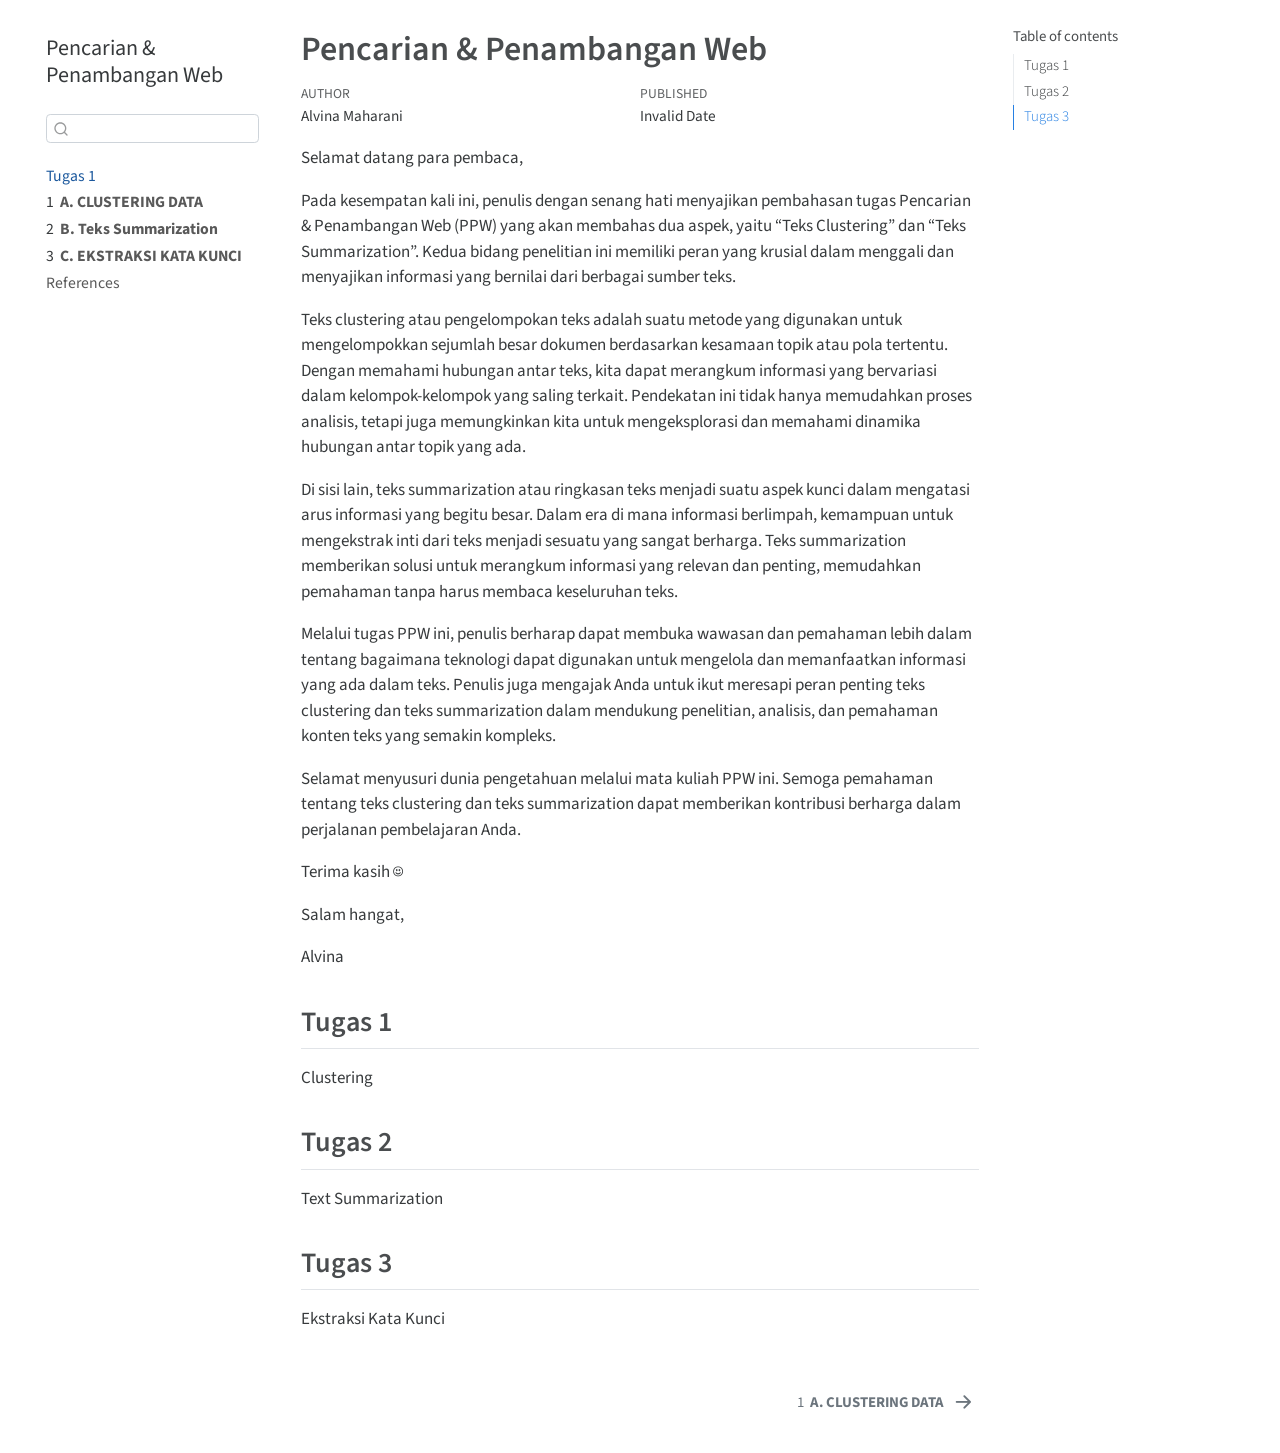
<file: index.html>
<!DOCTYPE html>
<html xmlns="http://www.w3.org/1999/xhtml" lang="en" xml:lang="en"><head>

<meta charset="utf-8">
<meta name="generator" content="quarto-1.3.450">

<meta name="viewport" content="width=device-width, initial-scale=1.0, user-scalable=yes">

<meta name="author" content="Alvina Maharani">

<title>Pencarian &amp; Penambangan Web</title>
<style>
code{white-space: pre-wrap;}
span.smallcaps{font-variant: small-caps;}
div.columns{display: flex; gap: min(4vw, 1.5em);}
div.column{flex: auto; overflow-x: auto;}
div.hanging-indent{margin-left: 1.5em; text-indent: -1.5em;}
ul.task-list{list-style: none;}
ul.task-list li input[type="checkbox"] {
  width: 0.8em;
  margin: 0 0.8em 0.2em -1em; /* quarto-specific, see https://github.com/quarto-dev/quarto-cli/issues/4556 */ 
  vertical-align: middle;
}
</style>


<script src="site_libs/quarto-nav/quarto-nav.js"></script>
<script src="site_libs/quarto-nav/headroom.min.js"></script>
<script src="site_libs/clipboard/clipboard.min.js"></script>
<script src="site_libs/quarto-search/autocomplete.umd.js"></script>
<script src="site_libs/quarto-search/fuse.min.js"></script>
<script src="site_libs/quarto-search/quarto-search.js"></script>
<meta name="quarto:offset" content="./">
<link href="./matericlustering.html" rel="next">
<script src="site_libs/quarto-html/quarto.js"></script>
<script src="site_libs/quarto-html/popper.min.js"></script>
<script src="site_libs/quarto-html/tippy.umd.min.js"></script>
<script src="site_libs/quarto-html/anchor.min.js"></script>
<link href="site_libs/quarto-html/tippy.css" rel="stylesheet">
<link href="site_libs/quarto-html/quarto-syntax-highlighting.css" rel="stylesheet" id="quarto-text-highlighting-styles">
<script src="site_libs/bootstrap/bootstrap.min.js"></script>
<link href="site_libs/bootstrap/bootstrap-icons.css" rel="stylesheet">
<link href="site_libs/bootstrap/bootstrap.min.css" rel="stylesheet" id="quarto-bootstrap" data-mode="light">
<script id="quarto-search-options" type="application/json">{
  "location": "sidebar",
  "copy-button": false,
  "collapse-after": 3,
  "panel-placement": "start",
  "type": "textbox",
  "limit": 20,
  "language": {
    "search-no-results-text": "No results",
    "search-matching-documents-text": "matching documents",
    "search-copy-link-title": "Copy link to search",
    "search-hide-matches-text": "Hide additional matches",
    "search-more-match-text": "more match in this document",
    "search-more-matches-text": "more matches in this document",
    "search-clear-button-title": "Clear",
    "search-detached-cancel-button-title": "Cancel",
    "search-submit-button-title": "Submit",
    "search-label": "Search"
  }
}</script>


</head>

<body class="nav-sidebar floating">

<div id="quarto-search-results"></div>
  <header id="quarto-header" class="headroom fixed-top">
  <nav class="quarto-secondary-nav">
    <div class="container-fluid d-flex">
      <button type="button" class="quarto-btn-toggle btn" data-bs-toggle="collapse" data-bs-target="#quarto-sidebar,#quarto-sidebar-glass" aria-controls="quarto-sidebar" aria-expanded="false" aria-label="Toggle sidebar navigation" onclick="if (window.quartoToggleHeadroom) { window.quartoToggleHeadroom(); }">
        <i class="bi bi-layout-text-sidebar-reverse"></i>
      </button>
      <nav class="quarto-page-breadcrumbs" aria-label="breadcrumb"><ol class="breadcrumb"><li class="breadcrumb-item"><a href="./index.html">Tugas 1</a></li></ol></nav>
      <a class="flex-grow-1" role="button" data-bs-toggle="collapse" data-bs-target="#quarto-sidebar,#quarto-sidebar-glass" aria-controls="quarto-sidebar" aria-expanded="false" aria-label="Toggle sidebar navigation" onclick="if (window.quartoToggleHeadroom) { window.quartoToggleHeadroom(); }">      
      </a>
      <button type="button" class="btn quarto-search-button" aria-label="" onclick="window.quartoOpenSearch();">
        <i class="bi bi-search"></i>
      </button>
    </div>
  </nav>
</header>
<!-- content -->
<div id="quarto-content" class="quarto-container page-columns page-rows-contents page-layout-article">
<!-- sidebar -->
  <nav id="quarto-sidebar" class="sidebar collapse collapse-horizontal sidebar-navigation floating overflow-auto">
    <div class="pt-lg-2 mt-2 text-left sidebar-header">
    <div class="sidebar-title mb-0 py-0">
      <a href="./">Pencarian &amp; Penambangan Web</a> 
    </div>
      </div>
        <div class="mt-2 flex-shrink-0 align-items-center">
        <div class="sidebar-search">
        <div id="quarto-search" class="" title="Search"></div>
        </div>
        </div>
    <div class="sidebar-menu-container"> 
    <ul class="list-unstyled mt-1">
        <li class="sidebar-item">
  <div class="sidebar-item-container"> 
  <a href="./index.html" class="sidebar-item-text sidebar-link active">
 <span class="menu-text">Tugas 1</span></a>
  </div>
</li>
        <li class="sidebar-item">
  <div class="sidebar-item-container"> 
  <a href="./matericlustering.html" class="sidebar-item-text sidebar-link">
 <span class="menu-text"><span class="chapter-number">1</span>&nbsp; <span class="chapter-title"><strong>A. CLUSTERING DATA</strong></span></span></a>
  </div>
</li>
        <li class="sidebar-item">
  <div class="sidebar-item-container"> 
  <a href="./materisummarization.html" class="sidebar-item-text sidebar-link">
 <span class="menu-text"><span class="chapter-number">2</span>&nbsp; <span class="chapter-title"><strong>B. Teks Summarization</strong></span></span></a>
  </div>
</li>
        <li class="sidebar-item">
  <div class="sidebar-item-container"> 
  <a href="./materikatakunci.html" class="sidebar-item-text sidebar-link">
 <span class="menu-text"><span class="chapter-number">3</span>&nbsp; <span class="chapter-title"><strong>C. EKSTRAKSI KATA KUNCI</strong></span></span></a>
  </div>
</li>
        <li class="sidebar-item">
  <div class="sidebar-item-container"> 
  <a href="./references.html" class="sidebar-item-text sidebar-link">
 <span class="menu-text">References</span></a>
  </div>
</li>
    </ul>
    </div>
</nav>
<div id="quarto-sidebar-glass" data-bs-toggle="collapse" data-bs-target="#quarto-sidebar,#quarto-sidebar-glass"></div>
<!-- margin-sidebar -->
    <div id="quarto-margin-sidebar" class="sidebar margin-sidebar">
        <nav id="TOC" role="doc-toc" class="toc-active">
    <h2 id="toc-title">Table of contents</h2>
   
  <ul>
  <li><a href="#tugas-1" id="toc-tugas-1" class="nav-link active" data-scroll-target="#tugas-1">Tugas 1</a></li>
  <li><a href="#tugas-2" id="toc-tugas-2" class="nav-link" data-scroll-target="#tugas-2">Tugas 2</a></li>
  <li><a href="#tugas-3" id="toc-tugas-3" class="nav-link" data-scroll-target="#tugas-3">Tugas 3</a></li>
  </ul>
</nav>
    </div>
<!-- main -->
<main class="content" id="quarto-document-content">

<header id="title-block-header" class="quarto-title-block default">
<div class="quarto-title">
<h1 class="title">Pencarian &amp; Penambangan Web</h1>
</div>



<div class="quarto-title-meta">

    <div>
    <div class="quarto-title-meta-heading">Author</div>
    <div class="quarto-title-meta-contents">
             <p>Alvina Maharani </p>
          </div>
  </div>
    
    <div>
    <div class="quarto-title-meta-heading">Published</div>
    <div class="quarto-title-meta-contents">
      <p class="date">Invalid Date</p>
    </div>
  </div>
  
    
  </div>
  

</header>

<p>Selamat datang para pembaca,</p>
<p>Pada kesempatan kali ini, penulis dengan senang hati menyajikan pembahasan tugas Pencarian &amp; Penambangan Web (PPW) yang akan membahas dua aspek, yaitu “Teks Clustering” dan “Teks Summarization”. Kedua bidang penelitian ini memiliki peran yang krusial dalam menggali dan menyajikan informasi yang bernilai dari berbagai sumber teks.</p>
<p>Teks clustering atau pengelompokan teks adalah suatu metode yang digunakan untuk mengelompokkan sejumlah besar dokumen berdasarkan kesamaan topik atau pola tertentu. Dengan memahami hubungan antar teks, kita dapat merangkum informasi yang bervariasi dalam kelompok-kelompok yang saling terkait. Pendekatan ini tidak hanya memudahkan proses analisis, tetapi juga memungkinkan kita untuk mengeksplorasi dan memahami dinamika hubungan antar topik yang ada.</p>
<p>Di sisi lain, teks summarization atau ringkasan teks menjadi suatu aspek kunci dalam mengatasi arus informasi yang begitu besar. Dalam era di mana informasi berlimpah, kemampuan untuk mengekstrak inti dari teks menjadi sesuatu yang sangat berharga. Teks summarization memberikan solusi untuk merangkum informasi yang relevan dan penting, memudahkan pemahaman tanpa harus membaca keseluruhan teks.</p>
<p>Melalui tugas PPW ini, penulis berharap dapat membuka wawasan dan pemahaman lebih dalam tentang bagaimana teknologi dapat digunakan untuk mengelola dan memanfaatkan informasi yang ada dalam teks. Penulis juga mengajak Anda untuk ikut meresapi peran penting teks clustering dan teks summarization dalam mendukung penelitian, analisis, dan pemahaman konten teks yang semakin kompleks.</p>
<p>Selamat menyusuri dunia pengetahuan melalui mata kuliah PPW ini. Semoga pemahaman tentang teks clustering dan teks summarization dapat memberikan kontribusi berharga dalam perjalanan pembelajaran Anda.</p>
<p>Terima kasih ☺</p>
<p>Salam hangat,</p>
<p>Alvina</p>
<section id="tugas-1" class="level2 unnumbered">
<h2 class="unnumbered anchored" data-anchor-id="tugas-1">Tugas 1</h2>
<p>Clustering</p>
</section>
<section id="tugas-2" class="level2 unnumbered">
<h2 class="unnumbered anchored" data-anchor-id="tugas-2">Tugas 2</h2>
<p>Text Summarization</p>
</section>
<section id="tugas-3" class="level2 unnumbered">
<h2 class="unnumbered anchored" data-anchor-id="tugas-3">Tugas 3</h2>
<p>Ekstraksi Kata Kunci</p>


</section>

</main> <!-- /main -->
<script id="quarto-html-after-body" type="application/javascript">
window.document.addEventListener("DOMContentLoaded", function (event) {
  const toggleBodyColorMode = (bsSheetEl) => {
    const mode = bsSheetEl.getAttribute("data-mode");
    const bodyEl = window.document.querySelector("body");
    if (mode === "dark") {
      bodyEl.classList.add("quarto-dark");
      bodyEl.classList.remove("quarto-light");
    } else {
      bodyEl.classList.add("quarto-light");
      bodyEl.classList.remove("quarto-dark");
    }
  }
  const toggleBodyColorPrimary = () => {
    const bsSheetEl = window.document.querySelector("link#quarto-bootstrap");
    if (bsSheetEl) {
      toggleBodyColorMode(bsSheetEl);
    }
  }
  toggleBodyColorPrimary();  
  const icon = "";
  const anchorJS = new window.AnchorJS();
  anchorJS.options = {
    placement: 'right',
    icon: icon
  };
  anchorJS.add('.anchored');
  const isCodeAnnotation = (el) => {
    for (const clz of el.classList) {
      if (clz.startsWith('code-annotation-')) {                     
        return true;
      }
    }
    return false;
  }
  const clipboard = new window.ClipboardJS('.code-copy-button', {
    text: function(trigger) {
      const codeEl = trigger.previousElementSibling.cloneNode(true);
      for (const childEl of codeEl.children) {
        if (isCodeAnnotation(childEl)) {
          childEl.remove();
        }
      }
      return codeEl.innerText;
    }
  });
  clipboard.on('success', function(e) {
    // button target
    const button = e.trigger;
    // don't keep focus
    button.blur();
    // flash "checked"
    button.classList.add('code-copy-button-checked');
    var currentTitle = button.getAttribute("title");
    button.setAttribute("title", "Copied!");
    let tooltip;
    if (window.bootstrap) {
      button.setAttribute("data-bs-toggle", "tooltip");
      button.setAttribute("data-bs-placement", "left");
      button.setAttribute("data-bs-title", "Copied!");
      tooltip = new bootstrap.Tooltip(button, 
        { trigger: "manual", 
          customClass: "code-copy-button-tooltip",
          offset: [0, -8]});
      tooltip.show();    
    }
    setTimeout(function() {
      if (tooltip) {
        tooltip.hide();
        button.removeAttribute("data-bs-title");
        button.removeAttribute("data-bs-toggle");
        button.removeAttribute("data-bs-placement");
      }
      button.setAttribute("title", currentTitle);
      button.classList.remove('code-copy-button-checked');
    }, 1000);
    // clear code selection
    e.clearSelection();
  });
  function tippyHover(el, contentFn) {
    const config = {
      allowHTML: true,
      content: contentFn,
      maxWidth: 500,
      delay: 100,
      arrow: false,
      appendTo: function(el) {
          return el.parentElement;
      },
      interactive: true,
      interactiveBorder: 10,
      theme: 'quarto',
      placement: 'bottom-start'
    };
    window.tippy(el, config); 
  }
  const noterefs = window.document.querySelectorAll('a[role="doc-noteref"]');
  for (var i=0; i<noterefs.length; i++) {
    const ref = noterefs[i];
    tippyHover(ref, function() {
      // use id or data attribute instead here
      let href = ref.getAttribute('data-footnote-href') || ref.getAttribute('href');
      try { href = new URL(href).hash; } catch {}
      const id = href.replace(/^#\/?/, "");
      const note = window.document.getElementById(id);
      return note.innerHTML;
    });
  }
      let selectedAnnoteEl;
      const selectorForAnnotation = ( cell, annotation) => {
        let cellAttr = 'data-code-cell="' + cell + '"';
        let lineAttr = 'data-code-annotation="' +  annotation + '"';
        const selector = 'span[' + cellAttr + '][' + lineAttr + ']';
        return selector;
      }
      const selectCodeLines = (annoteEl) => {
        const doc = window.document;
        const targetCell = annoteEl.getAttribute("data-target-cell");
        const targetAnnotation = annoteEl.getAttribute("data-target-annotation");
        const annoteSpan = window.document.querySelector(selectorForAnnotation(targetCell, targetAnnotation));
        const lines = annoteSpan.getAttribute("data-code-lines").split(",");
        const lineIds = lines.map((line) => {
          return targetCell + "-" + line;
        })
        let top = null;
        let height = null;
        let parent = null;
        if (lineIds.length > 0) {
            //compute the position of the single el (top and bottom and make a div)
            const el = window.document.getElementById(lineIds[0]);
            top = el.offsetTop;
            height = el.offsetHeight;
            parent = el.parentElement.parentElement;
          if (lineIds.length > 1) {
            const lastEl = window.document.getElementById(lineIds[lineIds.length - 1]);
            const bottom = lastEl.offsetTop + lastEl.offsetHeight;
            height = bottom - top;
          }
          if (top !== null && height !== null && parent !== null) {
            // cook up a div (if necessary) and position it 
            let div = window.document.getElementById("code-annotation-line-highlight");
            if (div === null) {
              div = window.document.createElement("div");
              div.setAttribute("id", "code-annotation-line-highlight");
              div.style.position = 'absolute';
              parent.appendChild(div);
            }
            div.style.top = top - 2 + "px";
            div.style.height = height + 4 + "px";
            let gutterDiv = window.document.getElementById("code-annotation-line-highlight-gutter");
            if (gutterDiv === null) {
              gutterDiv = window.document.createElement("div");
              gutterDiv.setAttribute("id", "code-annotation-line-highlight-gutter");
              gutterDiv.style.position = 'absolute';
              const codeCell = window.document.getElementById(targetCell);
              const gutter = codeCell.querySelector('.code-annotation-gutter');
              gutter.appendChild(gutterDiv);
            }
            gutterDiv.style.top = top - 2 + "px";
            gutterDiv.style.height = height + 4 + "px";
          }
          selectedAnnoteEl = annoteEl;
        }
      };
      const unselectCodeLines = () => {
        const elementsIds = ["code-annotation-line-highlight", "code-annotation-line-highlight-gutter"];
        elementsIds.forEach((elId) => {
          const div = window.document.getElementById(elId);
          if (div) {
            div.remove();
          }
        });
        selectedAnnoteEl = undefined;
      };
      // Attach click handler to the DT
      const annoteDls = window.document.querySelectorAll('dt[data-target-cell]');
      for (const annoteDlNode of annoteDls) {
        annoteDlNode.addEventListener('click', (event) => {
          const clickedEl = event.target;
          if (clickedEl !== selectedAnnoteEl) {
            unselectCodeLines();
            const activeEl = window.document.querySelector('dt[data-target-cell].code-annotation-active');
            if (activeEl) {
              activeEl.classList.remove('code-annotation-active');
            }
            selectCodeLines(clickedEl);
            clickedEl.classList.add('code-annotation-active');
          } else {
            // Unselect the line
            unselectCodeLines();
            clickedEl.classList.remove('code-annotation-active');
          }
        });
      }
  const findCites = (el) => {
    const parentEl = el.parentElement;
    if (parentEl) {
      const cites = parentEl.dataset.cites;
      if (cites) {
        return {
          el,
          cites: cites.split(' ')
        };
      } else {
        return findCites(el.parentElement)
      }
    } else {
      return undefined;
    }
  };
  var bibliorefs = window.document.querySelectorAll('a[role="doc-biblioref"]');
  for (var i=0; i<bibliorefs.length; i++) {
    const ref = bibliorefs[i];
    const citeInfo = findCites(ref);
    if (citeInfo) {
      tippyHover(citeInfo.el, function() {
        var popup = window.document.createElement('div');
        citeInfo.cites.forEach(function(cite) {
          var citeDiv = window.document.createElement('div');
          citeDiv.classList.add('hanging-indent');
          citeDiv.classList.add('csl-entry');
          var biblioDiv = window.document.getElementById('ref-' + cite);
          if (biblioDiv) {
            citeDiv.innerHTML = biblioDiv.innerHTML;
          }
          popup.appendChild(citeDiv);
        });
        return popup.innerHTML;
      });
    }
  }
});
</script>
<nav class="page-navigation">
  <div class="nav-page nav-page-previous">
  </div>
  <div class="nav-page nav-page-next">
      <a href="./matericlustering.html" class="pagination-link">
        <span class="nav-page-text"><span class="chapter-number">1</span>&nbsp; <span class="chapter-title"><strong>A. CLUSTERING DATA</strong></span></span> <i class="bi bi-arrow-right-short"></i>
      </a>
  </div>
</nav>
</div> <!-- /content -->



</body></html>
</file>
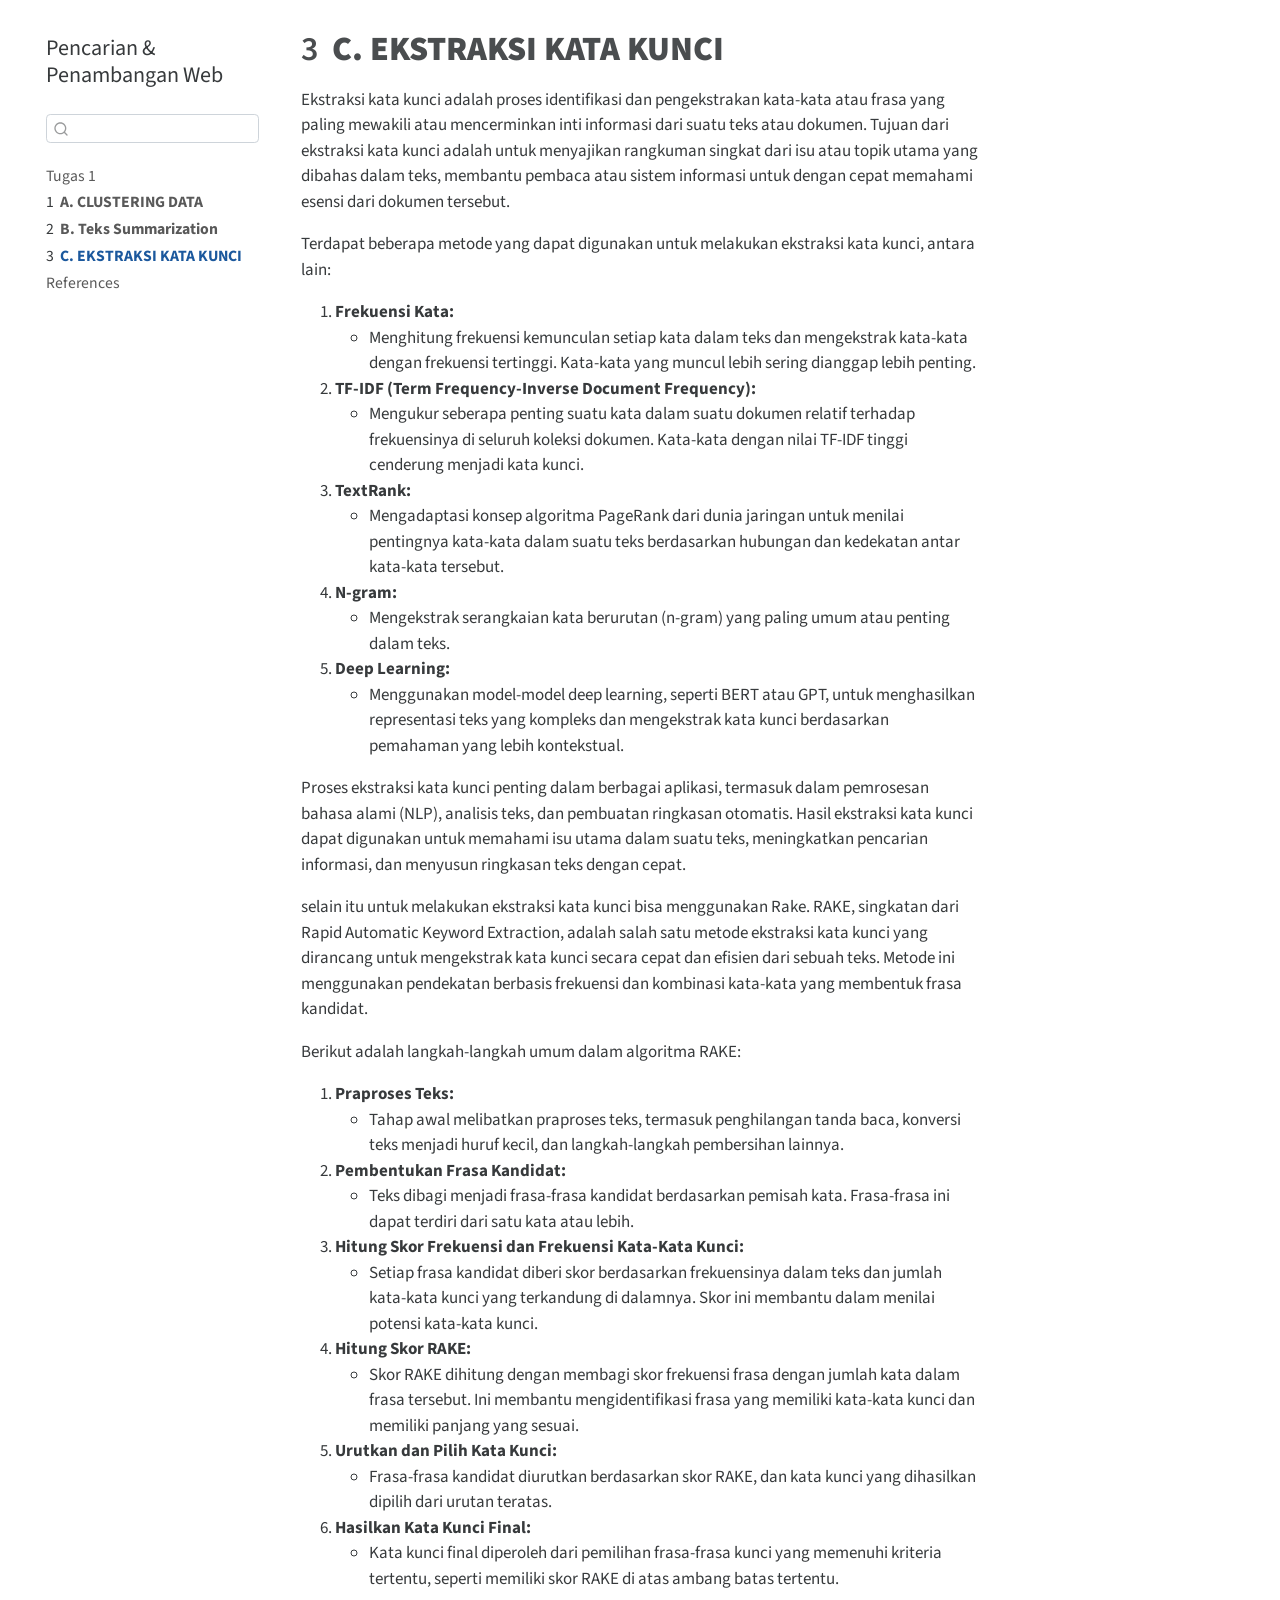
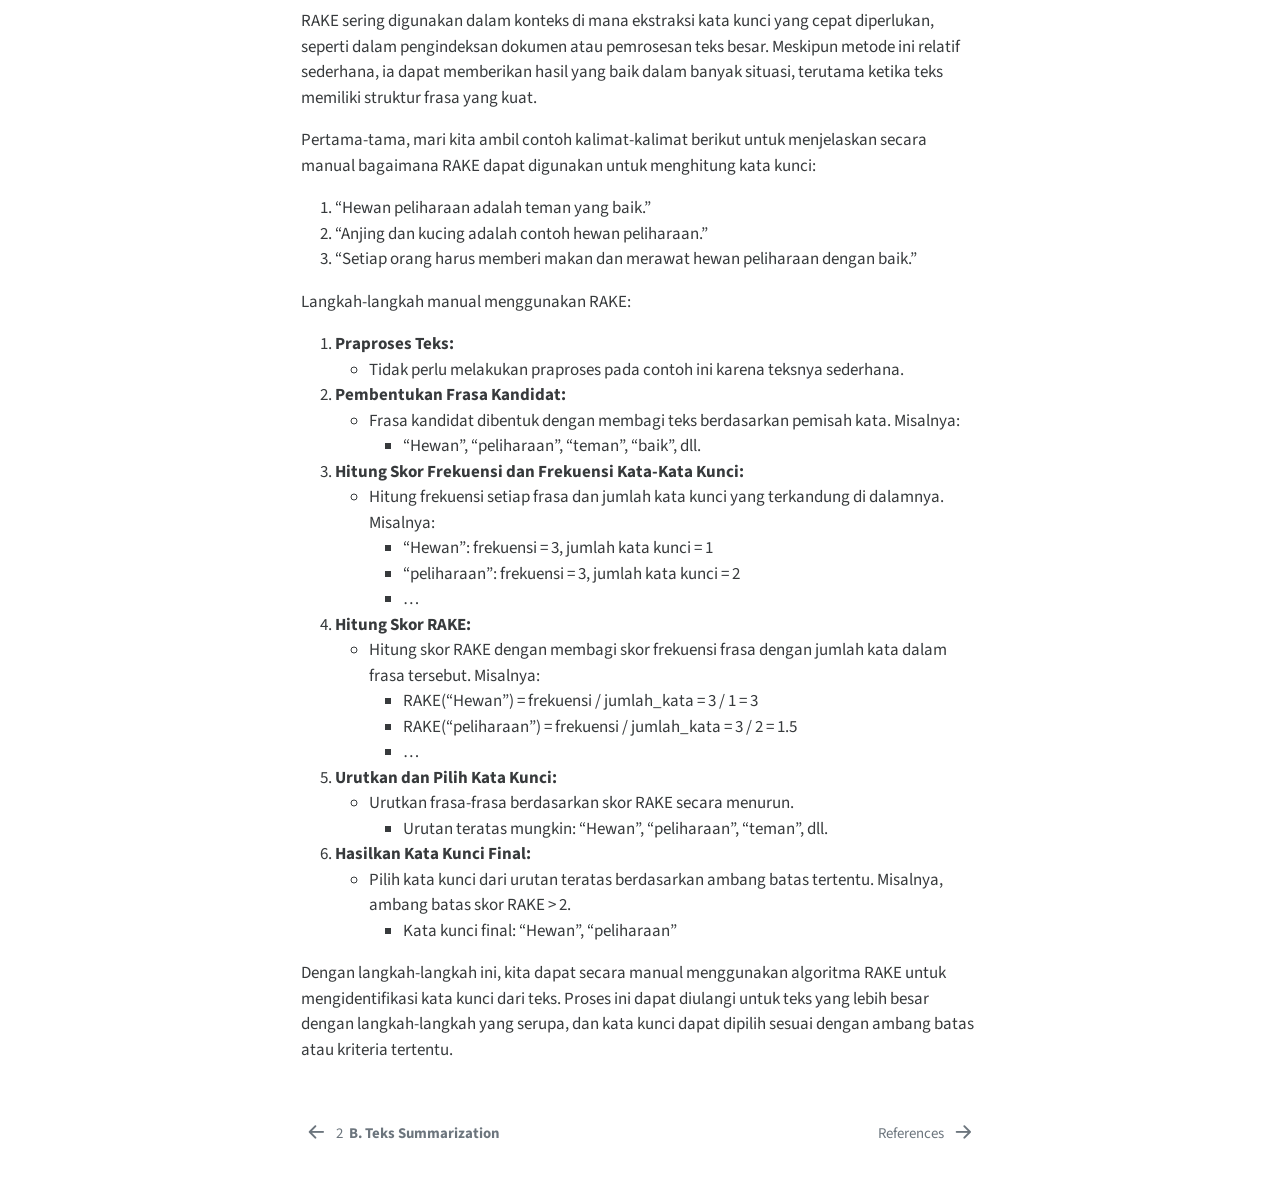
<file: materikatakunci.html>
<!DOCTYPE html>
<html xmlns="http://www.w3.org/1999/xhtml" lang="en" xml:lang="en"><head>

<meta charset="utf-8">
<meta name="generator" content="quarto-1.3.450">

<meta name="viewport" content="width=device-width, initial-scale=1.0, user-scalable=yes">


<title>Pencarian &amp; Penambangan Web - 3&nbsp; C. EKSTRAKSI KATA KUNCI</title>
<style>
code{white-space: pre-wrap;}
span.smallcaps{font-variant: small-caps;}
div.columns{display: flex; gap: min(4vw, 1.5em);}
div.column{flex: auto; overflow-x: auto;}
div.hanging-indent{margin-left: 1.5em; text-indent: -1.5em;}
ul.task-list{list-style: none;}
ul.task-list li input[type="checkbox"] {
  width: 0.8em;
  margin: 0 0.8em 0.2em -1em; /* quarto-specific, see https://github.com/quarto-dev/quarto-cli/issues/4556 */ 
  vertical-align: middle;
}
</style>


<script src="site_libs/quarto-nav/quarto-nav.js"></script>
<script src="site_libs/quarto-nav/headroom.min.js"></script>
<script src="site_libs/clipboard/clipboard.min.js"></script>
<script src="site_libs/quarto-search/autocomplete.umd.js"></script>
<script src="site_libs/quarto-search/fuse.min.js"></script>
<script src="site_libs/quarto-search/quarto-search.js"></script>
<meta name="quarto:offset" content="./">
<link href="./references.html" rel="next">
<link href="./materisummarization.html" rel="prev">
<script src="site_libs/quarto-html/quarto.js"></script>
<script src="site_libs/quarto-html/popper.min.js"></script>
<script src="site_libs/quarto-html/tippy.umd.min.js"></script>
<script src="site_libs/quarto-html/anchor.min.js"></script>
<link href="site_libs/quarto-html/tippy.css" rel="stylesheet">
<link href="site_libs/quarto-html/quarto-syntax-highlighting.css" rel="stylesheet" id="quarto-text-highlighting-styles">
<script src="site_libs/bootstrap/bootstrap.min.js"></script>
<link href="site_libs/bootstrap/bootstrap-icons.css" rel="stylesheet">
<link href="site_libs/bootstrap/bootstrap.min.css" rel="stylesheet" id="quarto-bootstrap" data-mode="light">
<script id="quarto-search-options" type="application/json">{
  "location": "sidebar",
  "copy-button": false,
  "collapse-after": 3,
  "panel-placement": "start",
  "type": "textbox",
  "limit": 20,
  "language": {
    "search-no-results-text": "No results",
    "search-matching-documents-text": "matching documents",
    "search-copy-link-title": "Copy link to search",
    "search-hide-matches-text": "Hide additional matches",
    "search-more-match-text": "more match in this document",
    "search-more-matches-text": "more matches in this document",
    "search-clear-button-title": "Clear",
    "search-detached-cancel-button-title": "Cancel",
    "search-submit-button-title": "Submit",
    "search-label": "Search"
  }
}</script>


</head>

<body class="nav-sidebar floating">

<div id="quarto-search-results"></div>
  <header id="quarto-header" class="headroom fixed-top">
  <nav class="quarto-secondary-nav">
    <div class="container-fluid d-flex">
      <button type="button" class="quarto-btn-toggle btn" data-bs-toggle="collapse" data-bs-target="#quarto-sidebar,#quarto-sidebar-glass" aria-controls="quarto-sidebar" aria-expanded="false" aria-label="Toggle sidebar navigation" onclick="if (window.quartoToggleHeadroom) { window.quartoToggleHeadroom(); }">
        <i class="bi bi-layout-text-sidebar-reverse"></i>
      </button>
      <nav class="quarto-page-breadcrumbs" aria-label="breadcrumb"><ol class="breadcrumb"><li class="breadcrumb-item"><a href="./materikatakunci.html"><span class="chapter-number">3</span>&nbsp; <span class="chapter-title">**C. EKSTRAKSI KATA KUNCI**</span></a></li></ol></nav>
      <a class="flex-grow-1" role="button" data-bs-toggle="collapse" data-bs-target="#quarto-sidebar,#quarto-sidebar-glass" aria-controls="quarto-sidebar" aria-expanded="false" aria-label="Toggle sidebar navigation" onclick="if (window.quartoToggleHeadroom) { window.quartoToggleHeadroom(); }">      
      </a>
      <button type="button" class="btn quarto-search-button" aria-label="" onclick="window.quartoOpenSearch();">
        <i class="bi bi-search"></i>
      </button>
    </div>
  </nav>
</header>
<!-- content -->
<div id="quarto-content" class="quarto-container page-columns page-rows-contents page-layout-article">
<!-- sidebar -->
  <nav id="quarto-sidebar" class="sidebar collapse collapse-horizontal sidebar-navigation floating overflow-auto">
    <div class="pt-lg-2 mt-2 text-left sidebar-header">
    <div class="sidebar-title mb-0 py-0">
      <a href="./">Pencarian &amp; Penambangan Web</a> 
    </div>
      </div>
        <div class="mt-2 flex-shrink-0 align-items-center">
        <div class="sidebar-search">
        <div id="quarto-search" class="" title="Search"></div>
        </div>
        </div>
    <div class="sidebar-menu-container"> 
    <ul class="list-unstyled mt-1">
        <li class="sidebar-item">
  <div class="sidebar-item-container"> 
  <a href="./index.html" class="sidebar-item-text sidebar-link">
 <span class="menu-text">Tugas 1</span></a>
  </div>
</li>
        <li class="sidebar-item">
  <div class="sidebar-item-container"> 
  <a href="./matericlustering.html" class="sidebar-item-text sidebar-link">
 <span class="menu-text"><span class="chapter-number">1</span>&nbsp; <span class="chapter-title"><strong>A. CLUSTERING DATA</strong></span></span></a>
  </div>
</li>
        <li class="sidebar-item">
  <div class="sidebar-item-container"> 
  <a href="./materisummarization.html" class="sidebar-item-text sidebar-link">
 <span class="menu-text"><span class="chapter-number">2</span>&nbsp; <span class="chapter-title"><strong>B. Teks Summarization</strong></span></span></a>
  </div>
</li>
        <li class="sidebar-item">
  <div class="sidebar-item-container"> 
  <a href="./materikatakunci.html" class="sidebar-item-text sidebar-link active">
 <span class="menu-text"><span class="chapter-number">3</span>&nbsp; <span class="chapter-title"><strong>C. EKSTRAKSI KATA KUNCI</strong></span></span></a>
  </div>
</li>
        <li class="sidebar-item">
  <div class="sidebar-item-container"> 
  <a href="./references.html" class="sidebar-item-text sidebar-link">
 <span class="menu-text">References</span></a>
  </div>
</li>
    </ul>
    </div>
</nav>
<div id="quarto-sidebar-glass" data-bs-toggle="collapse" data-bs-target="#quarto-sidebar,#quarto-sidebar-glass"></div>
<!-- margin-sidebar -->
    <div id="quarto-margin-sidebar" class="sidebar margin-sidebar">
        
    </div>
<!-- main -->
<main class="content" id="quarto-document-content">

<header id="title-block-header" class="quarto-title-block default">
<div class="quarto-title">
<h1 class="title"><span class="chapter-number">3</span>&nbsp; <span class="chapter-title"><strong>C. EKSTRAKSI KATA KUNCI</strong></span></h1>
</div>



<div class="quarto-title-meta">

    
  
    
  </div>
  

</header>

<p>Ekstraksi kata kunci adalah proses identifikasi dan pengekstrakan kata-kata atau frasa yang paling mewakili atau mencerminkan inti informasi dari suatu teks atau dokumen. Tujuan dari ekstraksi kata kunci adalah untuk menyajikan rangkuman singkat dari isu atau topik utama yang dibahas dalam teks, membantu pembaca atau sistem informasi untuk dengan cepat memahami esensi dari dokumen tersebut.</p>
<p>Terdapat beberapa metode yang dapat digunakan untuk melakukan ekstraksi kata kunci, antara lain:</p>
<ol type="1">
<li><strong>Frekuensi Kata:</strong>
<ul>
<li>Menghitung frekuensi kemunculan setiap kata dalam teks dan mengekstrak kata-kata dengan frekuensi tertinggi. Kata-kata yang muncul lebih sering dianggap lebih penting.</li>
</ul></li>
<li><strong>TF-IDF (Term Frequency-Inverse Document Frequency):</strong>
<ul>
<li>Mengukur seberapa penting suatu kata dalam suatu dokumen relatif terhadap frekuensinya di seluruh koleksi dokumen. Kata-kata dengan nilai TF-IDF tinggi cenderung menjadi kata kunci.</li>
</ul></li>
<li><strong>TextRank:</strong>
<ul>
<li>Mengadaptasi konsep algoritma PageRank dari dunia jaringan untuk menilai pentingnya kata-kata dalam suatu teks berdasarkan hubungan dan kedekatan antar kata-kata tersebut.</li>
</ul></li>
<li><strong>N-gram:</strong>
<ul>
<li>Mengekstrak serangkaian kata berurutan (n-gram) yang paling umum atau penting dalam teks.</li>
</ul></li>
<li><strong>Deep Learning:</strong>
<ul>
<li>Menggunakan model-model deep learning, seperti BERT atau GPT, untuk menghasilkan representasi teks yang kompleks dan mengekstrak kata kunci berdasarkan pemahaman yang lebih kontekstual.</li>
</ul></li>
</ol>
<p>Proses ekstraksi kata kunci penting dalam berbagai aplikasi, termasuk dalam pemrosesan bahasa alami (NLP), analisis teks, dan pembuatan ringkasan otomatis. Hasil ekstraksi kata kunci dapat digunakan untuk memahami isu utama dalam suatu teks, meningkatkan pencarian informasi, dan menyusun ringkasan teks dengan cepat.</p>
<p>selain itu untuk melakukan ekstraksi kata kunci bisa menggunakan Rake. RAKE, singkatan dari Rapid Automatic Keyword Extraction, adalah salah satu metode ekstraksi kata kunci yang dirancang untuk mengekstrak kata kunci secara cepat dan efisien dari sebuah teks. Metode ini menggunakan pendekatan berbasis frekuensi dan kombinasi kata-kata yang membentuk frasa kandidat.</p>
<p>Berikut adalah langkah-langkah umum dalam algoritma RAKE:</p>
<ol type="1">
<li><strong>Praproses Teks:</strong>
<ul>
<li>Tahap awal melibatkan praproses teks, termasuk penghilangan tanda baca, konversi teks menjadi huruf kecil, dan langkah-langkah pembersihan lainnya.</li>
</ul></li>
<li><strong>Pembentukan Frasa Kandidat:</strong>
<ul>
<li>Teks dibagi menjadi frasa-frasa kandidat berdasarkan pemisah kata. Frasa-frasa ini dapat terdiri dari satu kata atau lebih.</li>
</ul></li>
<li><strong>Hitung Skor Frekuensi dan Frekuensi Kata-Kata Kunci:</strong>
<ul>
<li>Setiap frasa kandidat diberi skor berdasarkan frekuensinya dalam teks dan jumlah kata-kata kunci yang terkandung di dalamnya. Skor ini membantu dalam menilai potensi kata-kata kunci.</li>
</ul></li>
<li><strong>Hitung Skor RAKE:</strong>
<ul>
<li>Skor RAKE dihitung dengan membagi skor frekuensi frasa dengan jumlah kata dalam frasa tersebut. Ini membantu mengidentifikasi frasa yang memiliki kata-kata kunci dan memiliki panjang yang sesuai.</li>
</ul></li>
<li><strong>Urutkan dan Pilih Kata Kunci:</strong>
<ul>
<li>Frasa-frasa kandidat diurutkan berdasarkan skor RAKE, dan kata kunci yang dihasilkan dipilih dari urutan teratas.</li>
</ul></li>
<li><strong>Hasilkan Kata Kunci Final:</strong>
<ul>
<li>Kata kunci final diperoleh dari pemilihan frasa-frasa kunci yang memenuhi kriteria tertentu, seperti memiliki skor RAKE di atas ambang batas tertentu.</li>
</ul></li>
</ol>
<p>RAKE sering digunakan dalam konteks di mana ekstraksi kata kunci yang cepat diperlukan, seperti dalam pengindeksan dokumen atau pemrosesan teks besar. Meskipun metode ini relatif sederhana, ia dapat memberikan hasil yang baik dalam banyak situasi, terutama ketika teks memiliki struktur frasa yang kuat.</p>
<p>Pertama-tama, mari kita ambil contoh kalimat-kalimat berikut untuk menjelaskan secara manual bagaimana RAKE dapat digunakan untuk menghitung kata kunci:</p>
<ol type="1">
<li>“Hewan peliharaan adalah teman yang baik.”</li>
<li>“Anjing dan kucing adalah contoh hewan peliharaan.”</li>
<li>“Setiap orang harus memberi makan dan merawat hewan peliharaan dengan baik.”</li>
</ol>
<p>Langkah-langkah manual menggunakan RAKE:</p>
<ol type="1">
<li><strong>Praproses Teks:</strong>
<ul>
<li>Tidak perlu melakukan praproses pada contoh ini karena teksnya sederhana.</li>
</ul></li>
<li><strong>Pembentukan Frasa Kandidat:</strong>
<ul>
<li>Frasa kandidat dibentuk dengan membagi teks berdasarkan pemisah kata. Misalnya:
<ul>
<li>“Hewan”, “peliharaan”, “teman”, “baik”, dll.</li>
</ul></li>
</ul></li>
<li><strong>Hitung Skor Frekuensi dan Frekuensi Kata-Kata Kunci:</strong>
<ul>
<li>Hitung frekuensi setiap frasa dan jumlah kata kunci yang terkandung di dalamnya. Misalnya:
<ul>
<li>“Hewan”: frekuensi = 3, jumlah kata kunci = 1</li>
<li>“peliharaan”: frekuensi = 3, jumlah kata kunci = 2</li>
<li>…</li>
</ul></li>
</ul></li>
<li><strong>Hitung Skor RAKE:</strong>
<ul>
<li>Hitung skor RAKE dengan membagi skor frekuensi frasa dengan jumlah kata dalam frasa tersebut. Misalnya:
<ul>
<li>RAKE(“Hewan”) = frekuensi / jumlah_kata = 3 / 1 = 3</li>
<li>RAKE(“peliharaan”) = frekuensi / jumlah_kata = 3 / 2 = 1.5</li>
<li>…</li>
</ul></li>
</ul></li>
<li><strong>Urutkan dan Pilih Kata Kunci:</strong>
<ul>
<li>Urutkan frasa-frasa berdasarkan skor RAKE secara menurun.
<ul>
<li>Urutan teratas mungkin: “Hewan”, “peliharaan”, “teman”, dll.</li>
</ul></li>
</ul></li>
<li><strong>Hasilkan Kata Kunci Final:</strong>
<ul>
<li>Pilih kata kunci dari urutan teratas berdasarkan ambang batas tertentu. Misalnya, ambang batas skor RAKE &gt; 2.
<ul>
<li>Kata kunci final: “Hewan”, “peliharaan”</li>
</ul></li>
</ul></li>
</ol>
<p>Dengan langkah-langkah ini, kita dapat secara manual menggunakan algoritma RAKE untuk mengidentifikasi kata kunci dari teks. Proses ini dapat diulangi untuk teks yang lebih besar dengan langkah-langkah yang serupa, dan kata kunci dapat dipilih sesuai dengan ambang batas atau kriteria tertentu.</p>



</main> <!-- /main -->
<script id="quarto-html-after-body" type="application/javascript">
window.document.addEventListener("DOMContentLoaded", function (event) {
  const toggleBodyColorMode = (bsSheetEl) => {
    const mode = bsSheetEl.getAttribute("data-mode");
    const bodyEl = window.document.querySelector("body");
    if (mode === "dark") {
      bodyEl.classList.add("quarto-dark");
      bodyEl.classList.remove("quarto-light");
    } else {
      bodyEl.classList.add("quarto-light");
      bodyEl.classList.remove("quarto-dark");
    }
  }
  const toggleBodyColorPrimary = () => {
    const bsSheetEl = window.document.querySelector("link#quarto-bootstrap");
    if (bsSheetEl) {
      toggleBodyColorMode(bsSheetEl);
    }
  }
  toggleBodyColorPrimary();  
  const icon = "";
  const anchorJS = new window.AnchorJS();
  anchorJS.options = {
    placement: 'right',
    icon: icon
  };
  anchorJS.add('.anchored');
  const isCodeAnnotation = (el) => {
    for (const clz of el.classList) {
      if (clz.startsWith('code-annotation-')) {                     
        return true;
      }
    }
    return false;
  }
  const clipboard = new window.ClipboardJS('.code-copy-button', {
    text: function(trigger) {
      const codeEl = trigger.previousElementSibling.cloneNode(true);
      for (const childEl of codeEl.children) {
        if (isCodeAnnotation(childEl)) {
          childEl.remove();
        }
      }
      return codeEl.innerText;
    }
  });
  clipboard.on('success', function(e) {
    // button target
    const button = e.trigger;
    // don't keep focus
    button.blur();
    // flash "checked"
    button.classList.add('code-copy-button-checked');
    var currentTitle = button.getAttribute("title");
    button.setAttribute("title", "Copied!");
    let tooltip;
    if (window.bootstrap) {
      button.setAttribute("data-bs-toggle", "tooltip");
      button.setAttribute("data-bs-placement", "left");
      button.setAttribute("data-bs-title", "Copied!");
      tooltip = new bootstrap.Tooltip(button, 
        { trigger: "manual", 
          customClass: "code-copy-button-tooltip",
          offset: [0, -8]});
      tooltip.show();    
    }
    setTimeout(function() {
      if (tooltip) {
        tooltip.hide();
        button.removeAttribute("data-bs-title");
        button.removeAttribute("data-bs-toggle");
        button.removeAttribute("data-bs-placement");
      }
      button.setAttribute("title", currentTitle);
      button.classList.remove('code-copy-button-checked');
    }, 1000);
    // clear code selection
    e.clearSelection();
  });
  function tippyHover(el, contentFn) {
    const config = {
      allowHTML: true,
      content: contentFn,
      maxWidth: 500,
      delay: 100,
      arrow: false,
      appendTo: function(el) {
          return el.parentElement;
      },
      interactive: true,
      interactiveBorder: 10,
      theme: 'quarto',
      placement: 'bottom-start'
    };
    window.tippy(el, config); 
  }
  const noterefs = window.document.querySelectorAll('a[role="doc-noteref"]');
  for (var i=0; i<noterefs.length; i++) {
    const ref = noterefs[i];
    tippyHover(ref, function() {
      // use id or data attribute instead here
      let href = ref.getAttribute('data-footnote-href') || ref.getAttribute('href');
      try { href = new URL(href).hash; } catch {}
      const id = href.replace(/^#\/?/, "");
      const note = window.document.getElementById(id);
      return note.innerHTML;
    });
  }
      let selectedAnnoteEl;
      const selectorForAnnotation = ( cell, annotation) => {
        let cellAttr = 'data-code-cell="' + cell + '"';
        let lineAttr = 'data-code-annotation="' +  annotation + '"';
        const selector = 'span[' + cellAttr + '][' + lineAttr + ']';
        return selector;
      }
      const selectCodeLines = (annoteEl) => {
        const doc = window.document;
        const targetCell = annoteEl.getAttribute("data-target-cell");
        const targetAnnotation = annoteEl.getAttribute("data-target-annotation");
        const annoteSpan = window.document.querySelector(selectorForAnnotation(targetCell, targetAnnotation));
        const lines = annoteSpan.getAttribute("data-code-lines").split(",");
        const lineIds = lines.map((line) => {
          return targetCell + "-" + line;
        })
        let top = null;
        let height = null;
        let parent = null;
        if (lineIds.length > 0) {
            //compute the position of the single el (top and bottom and make a div)
            const el = window.document.getElementById(lineIds[0]);
            top = el.offsetTop;
            height = el.offsetHeight;
            parent = el.parentElement.parentElement;
          if (lineIds.length > 1) {
            const lastEl = window.document.getElementById(lineIds[lineIds.length - 1]);
            const bottom = lastEl.offsetTop + lastEl.offsetHeight;
            height = bottom - top;
          }
          if (top !== null && height !== null && parent !== null) {
            // cook up a div (if necessary) and position it 
            let div = window.document.getElementById("code-annotation-line-highlight");
            if (div === null) {
              div = window.document.createElement("div");
              div.setAttribute("id", "code-annotation-line-highlight");
              div.style.position = 'absolute';
              parent.appendChild(div);
            }
            div.style.top = top - 2 + "px";
            div.style.height = height + 4 + "px";
            let gutterDiv = window.document.getElementById("code-annotation-line-highlight-gutter");
            if (gutterDiv === null) {
              gutterDiv = window.document.createElement("div");
              gutterDiv.setAttribute("id", "code-annotation-line-highlight-gutter");
              gutterDiv.style.position = 'absolute';
              const codeCell = window.document.getElementById(targetCell);
              const gutter = codeCell.querySelector('.code-annotation-gutter');
              gutter.appendChild(gutterDiv);
            }
            gutterDiv.style.top = top - 2 + "px";
            gutterDiv.style.height = height + 4 + "px";
          }
          selectedAnnoteEl = annoteEl;
        }
      };
      const unselectCodeLines = () => {
        const elementsIds = ["code-annotation-line-highlight", "code-annotation-line-highlight-gutter"];
        elementsIds.forEach((elId) => {
          const div = window.document.getElementById(elId);
          if (div) {
            div.remove();
          }
        });
        selectedAnnoteEl = undefined;
      };
      // Attach click handler to the DT
      const annoteDls = window.document.querySelectorAll('dt[data-target-cell]');
      for (const annoteDlNode of annoteDls) {
        annoteDlNode.addEventListener('click', (event) => {
          const clickedEl = event.target;
          if (clickedEl !== selectedAnnoteEl) {
            unselectCodeLines();
            const activeEl = window.document.querySelector('dt[data-target-cell].code-annotation-active');
            if (activeEl) {
              activeEl.classList.remove('code-annotation-active');
            }
            selectCodeLines(clickedEl);
            clickedEl.classList.add('code-annotation-active');
          } else {
            // Unselect the line
            unselectCodeLines();
            clickedEl.classList.remove('code-annotation-active');
          }
        });
      }
  const findCites = (el) => {
    const parentEl = el.parentElement;
    if (parentEl) {
      const cites = parentEl.dataset.cites;
      if (cites) {
        return {
          el,
          cites: cites.split(' ')
        };
      } else {
        return findCites(el.parentElement)
      }
    } else {
      return undefined;
    }
  };
  var bibliorefs = window.document.querySelectorAll('a[role="doc-biblioref"]');
  for (var i=0; i<bibliorefs.length; i++) {
    const ref = bibliorefs[i];
    const citeInfo = findCites(ref);
    if (citeInfo) {
      tippyHover(citeInfo.el, function() {
        var popup = window.document.createElement('div');
        citeInfo.cites.forEach(function(cite) {
          var citeDiv = window.document.createElement('div');
          citeDiv.classList.add('hanging-indent');
          citeDiv.classList.add('csl-entry');
          var biblioDiv = window.document.getElementById('ref-' + cite);
          if (biblioDiv) {
            citeDiv.innerHTML = biblioDiv.innerHTML;
          }
          popup.appendChild(citeDiv);
        });
        return popup.innerHTML;
      });
    }
  }
});
</script>
<nav class="page-navigation">
  <div class="nav-page nav-page-previous">
      <a href="./materisummarization.html" class="pagination-link">
        <i class="bi bi-arrow-left-short"></i> <span class="nav-page-text"><span class="chapter-number">2</span>&nbsp; <span class="chapter-title"><strong>B. Teks Summarization</strong></span></span>
      </a>          
  </div>
  <div class="nav-page nav-page-next">
      <a href="./references.html" class="pagination-link">
        <span class="nav-page-text">References</span> <i class="bi bi-arrow-right-short"></i>
      </a>
  </div>
</nav>
</div> <!-- /content -->



</body></html>
</file>
<file: site_libs/quarto-html/tippy.css>
.tippy-box[data-animation=fade][data-state=hidden]{opacity:0}[data-tippy-root]{max-width:calc(100vw - 10px)}.tippy-box{position:relative;background-color:#333;color:#fff;border-radius:4px;font-size:14px;line-height:1.4;white-space:normal;outline:0;transition-property:transform,visibility,opacity}.tippy-box[data-placement^=top]>.tippy-arrow{bottom:0}.tippy-box[data-placement^=top]>.tippy-arrow:before{bottom:-7px;left:0;border-width:8px 8px 0;border-top-color:initial;transform-origin:center top}.tippy-box[data-placement^=bottom]>.tippy-arrow{top:0}.tippy-box[data-placement^=bottom]>.tippy-arrow:before{top:-7px;left:0;border-width:0 8px 8px;border-bottom-color:initial;transform-origin:center bottom}.tippy-box[data-placement^=left]>.tippy-arrow{right:0}.tippy-box[data-placement^=left]>.tippy-arrow:before{border-width:8px 0 8px 8px;border-left-color:initial;right:-7px;transform-origin:center left}.tippy-box[data-placement^=right]>.tippy-arrow{left:0}.tippy-box[data-placement^=right]>.tippy-arrow:before{left:-7px;border-width:8px 8px 8px 0;border-right-color:initial;transform-origin:center right}.tippy-box[data-inertia][data-state=visible]{transition-timing-function:cubic-bezier(.54,1.5,.38,1.11)}.tippy-arrow{width:16px;height:16px;color:#333}.tippy-arrow:before{content:"";position:absolute;border-color:transparent;border-style:solid}.tippy-content{position:relative;padding:5px 9px;z-index:1}
</file>
<file: site_libs/quarto-html/quarto-syntax-highlighting.css>
/* quarto syntax highlight colors */
:root {
  --quarto-hl-ot-color: #003B4F;
  --quarto-hl-at-color: #657422;
  --quarto-hl-ss-color: #20794D;
  --quarto-hl-an-color: #5E5E5E;
  --quarto-hl-fu-color: #4758AB;
  --quarto-hl-st-color: #20794D;
  --quarto-hl-cf-color: #003B4F;
  --quarto-hl-op-color: #5E5E5E;
  --quarto-hl-er-color: #AD0000;
  --quarto-hl-bn-color: #AD0000;
  --quarto-hl-al-color: #AD0000;
  --quarto-hl-va-color: #111111;
  --quarto-hl-bu-color: inherit;
  --quarto-hl-ex-color: inherit;
  --quarto-hl-pp-color: #AD0000;
  --quarto-hl-in-color: #5E5E5E;
  --quarto-hl-vs-color: #20794D;
  --quarto-hl-wa-color: #5E5E5E;
  --quarto-hl-do-color: #5E5E5E;
  --quarto-hl-im-color: #00769E;
  --quarto-hl-ch-color: #20794D;
  --quarto-hl-dt-color: #AD0000;
  --quarto-hl-fl-color: #AD0000;
  --quarto-hl-co-color: #5E5E5E;
  --quarto-hl-cv-color: #5E5E5E;
  --quarto-hl-cn-color: #8f5902;
  --quarto-hl-sc-color: #5E5E5E;
  --quarto-hl-dv-color: #AD0000;
  --quarto-hl-kw-color: #003B4F;
}

/* other quarto variables */
:root {
  --quarto-font-monospace: SFMono-Regular, Menlo, Monaco, Consolas, "Liberation Mono", "Courier New", monospace;
}

pre > code.sourceCode > span {
  color: #003B4F;
}

code span {
  color: #003B4F;
}

code.sourceCode > span {
  color: #003B4F;
}

div.sourceCode,
div.sourceCode pre.sourceCode {
  color: #003B4F;
}

code span.ot {
  color: #003B4F;
  font-style: inherit;
}

code span.at {
  color: #657422;
  font-style: inherit;
}

code span.ss {
  color: #20794D;
  font-style: inherit;
}

code span.an {
  color: #5E5E5E;
  font-style: inherit;
}

code span.fu {
  color: #4758AB;
  font-style: inherit;
}

code span.st {
  color: #20794D;
  font-style: inherit;
}

code span.cf {
  color: #003B4F;
  font-style: inherit;
}

code span.op {
  color: #5E5E5E;
  font-style: inherit;
}

code span.er {
  color: #AD0000;
  font-style: inherit;
}

code span.bn {
  color: #AD0000;
  font-style: inherit;
}

code span.al {
  color: #AD0000;
  font-style: inherit;
}

code span.va {
  color: #111111;
  font-style: inherit;
}

code span.bu {
  font-style: inherit;
}

code span.ex {
  font-style: inherit;
}

code span.pp {
  color: #AD0000;
  font-style: inherit;
}

code span.in {
  color: #5E5E5E;
  font-style: inherit;
}

code span.vs {
  color: #20794D;
  font-style: inherit;
}

code span.wa {
  color: #5E5E5E;
  font-style: italic;
}

code span.do {
  color: #5E5E5E;
  font-style: italic;
}

code span.im {
  color: #00769E;
  font-style: inherit;
}

code span.ch {
  color: #20794D;
  font-style: inherit;
}

code span.dt {
  color: #AD0000;
  font-style: inherit;
}

code span.fl {
  color: #AD0000;
  font-style: inherit;
}

code span.co {
  color: #5E5E5E;
  font-style: inherit;
}

code span.cv {
  color: #5E5E5E;
  font-style: italic;
}

code span.cn {
  color: #8f5902;
  font-style: inherit;
}

code span.sc {
  color: #5E5E5E;
  font-style: inherit;
}

code span.dv {
  color: #AD0000;
  font-style: inherit;
}

code span.kw {
  color: #003B4F;
  font-style: inherit;
}

.prevent-inlining {
  content: "</";
}

/*# sourceMappingURL=debc5d5d77c3f9108843748ff7464032.css.map */
</file>
